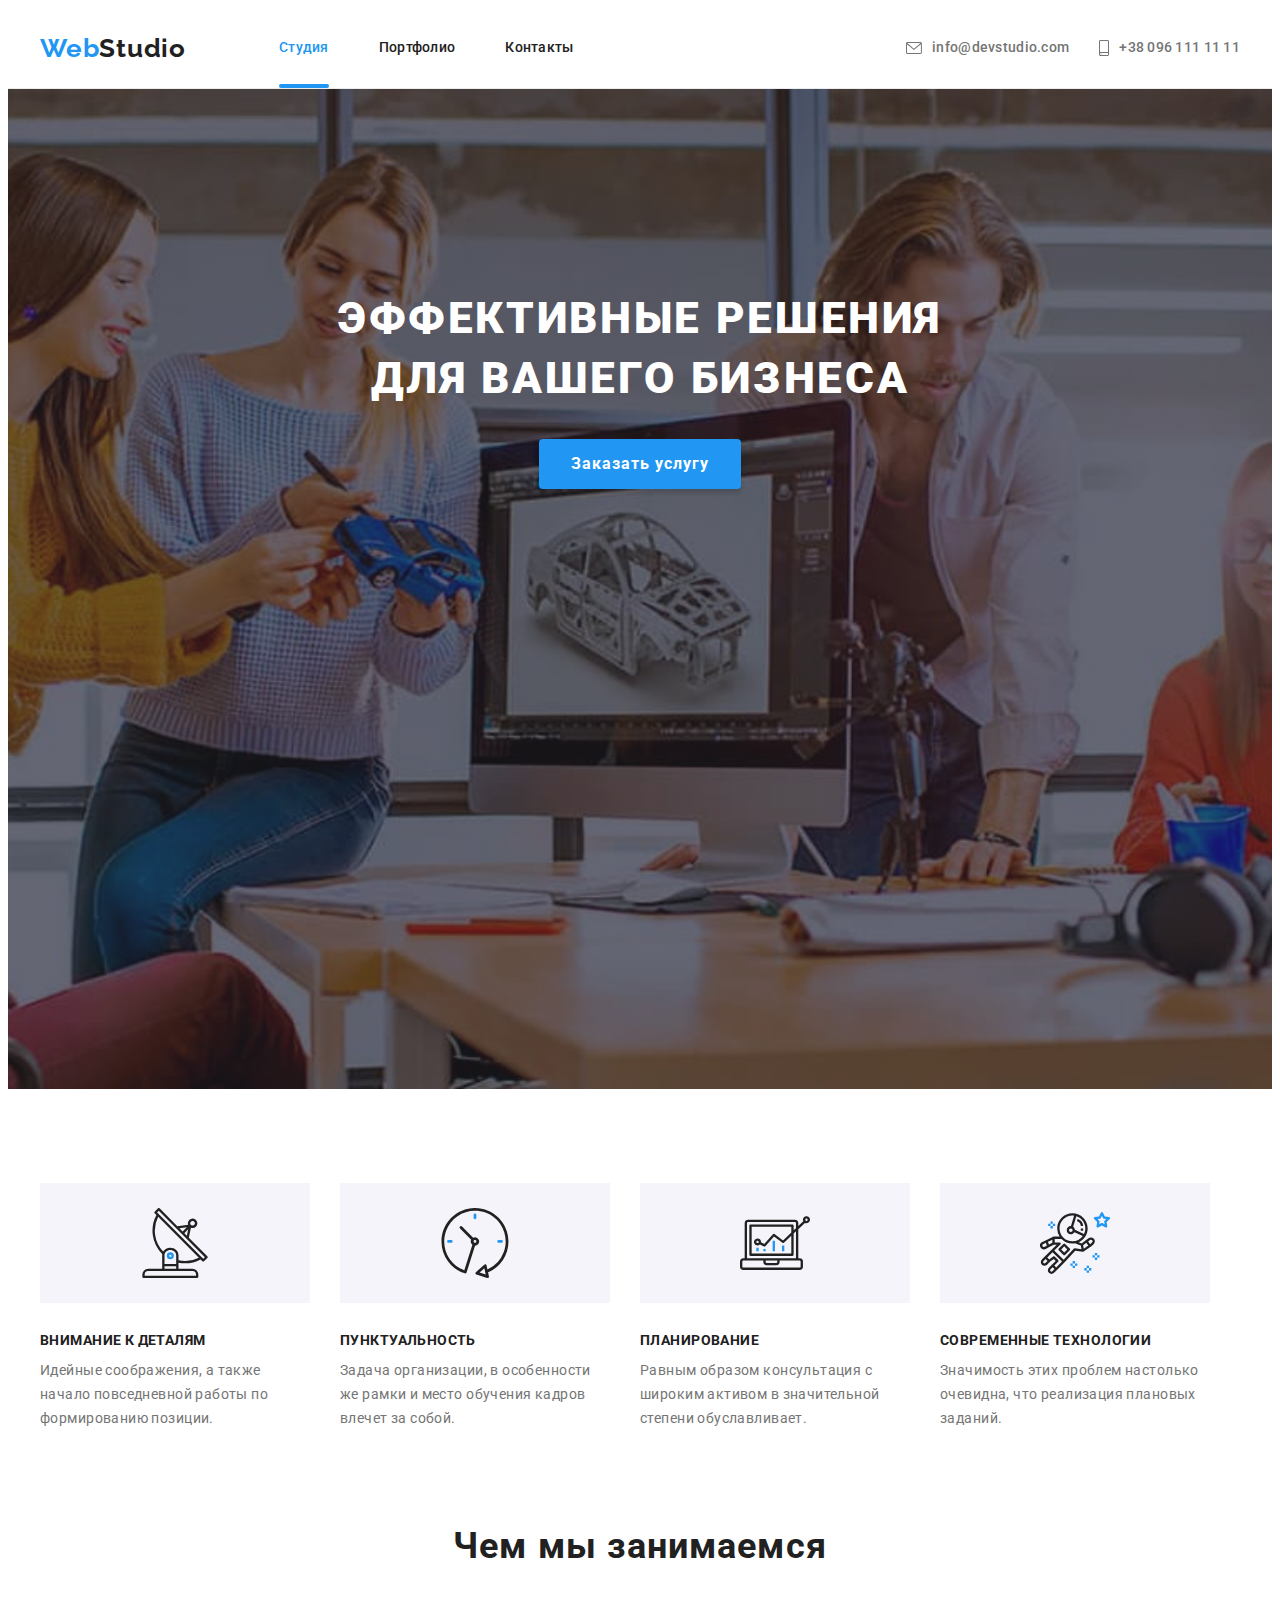
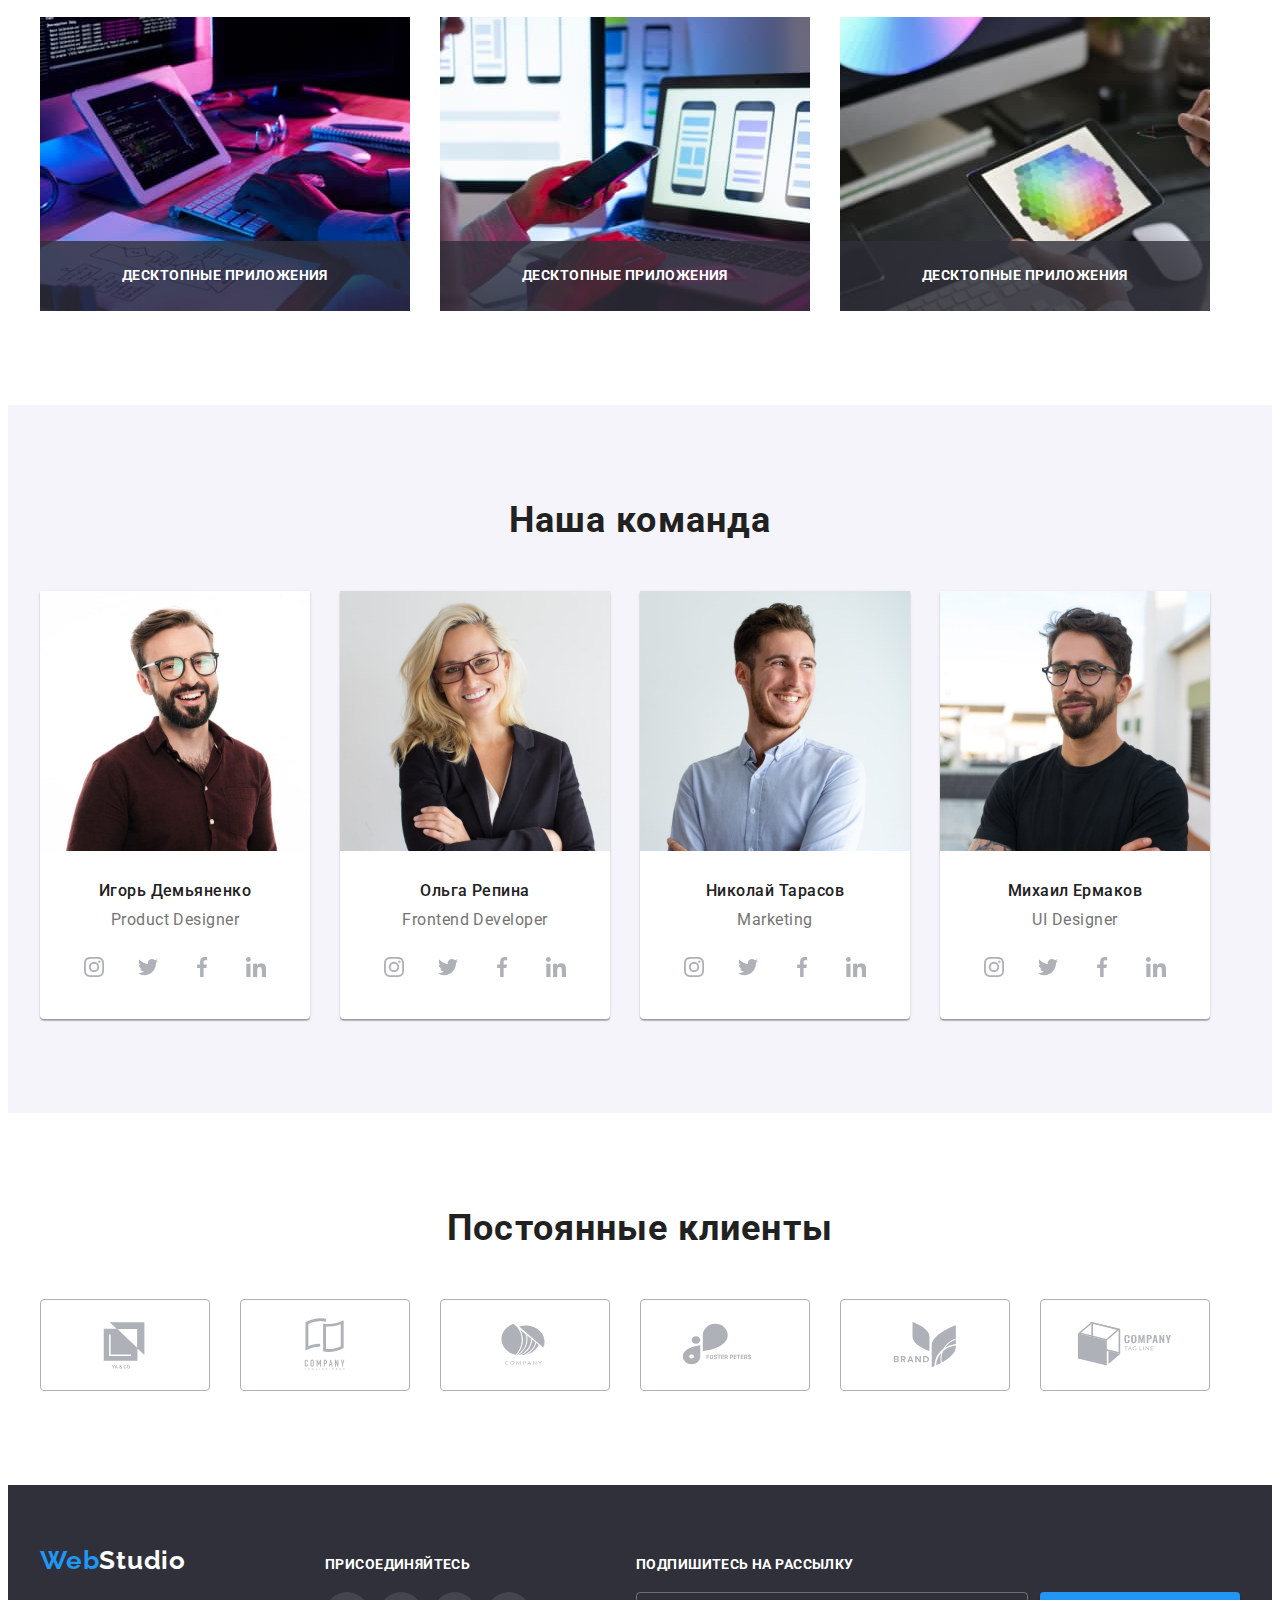
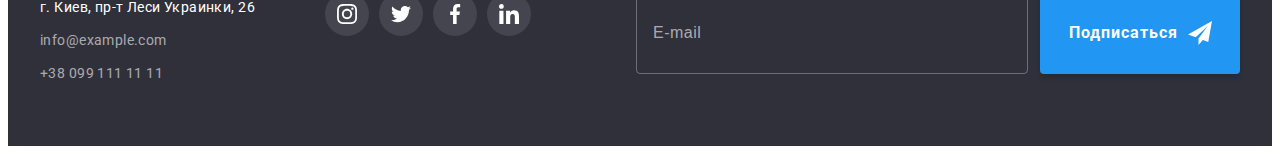
<file: index.html>
<!DOCTYPE html>
<html lang="ru">
<head>
    <meta charset="UTF-8">
    <meta http-equiv="X-UA-Compatible" content="IE=edge">
    <meta name="viewport" content="width=device-width, initial-scale=1.0">
    <title>Document</title>
    <link rel="preconnect" href="https://fonts.googleapis.com">
    <link rel="preconnect" href="https://fonts.gstatic.com" crossorigin>
    <link href="https://fonts.googleapis.com/css2?family=Raleway:wght@700&family=Roboto:wght@400;500;700;900&display=swap"
        rel="stylesheet">
    <link rel="stylesheet" href="https://cdnjs.cloudflare.com/ajax/libs/modern-normalize/1.1.0/modern-normalize.min.css"
        integrity="sha512-wpPYUAdjBVSE4KJnH1VR1HeZfpl1ub8YT/NKx4PuQ5NmX2tKuGu6U/JRp5y+Y8XG2tV+wKQpNHVUX03MfMFn9Q=="
        crossorigin="anonymous" referrerpolicy="no-referrer" />
        <link rel="stylesheet" href="./css/styles.css">
</head>
<body>
    <header class="heading">
        <div class="container heading-container">
            <nav class="navigation">
                <a class="title-logo link" href="">Web<span class="title-logo-color">Studio</span></a>
                <ul class="menu list">
                    <li class="menu-item">
                        <a class="menu-list-link current link" href="./index.html">Студия</a>
                    </li>
                    <li class="menu-item">
                        <a class="menu-list-link link" href="./portfolio.html">Портфолио</a>
                    </li>
                    <li class="menu-item">
                        <a class="menu-list-link link" href="">Контакты</a>
                    </li>
                </ul>
            </nav>
            <ul class="contact-title list">
                <li class="contact-title-item">
                    <a class="contact-title-link link"
                        href="mailto:info@devstudio.com">
                        <svg class="contact-title-icon" width="16" height="12" >
                            <use href="./images/icons.svg#envelope"></use>
                        </svg>
                        info@devstudio.com</a></li>
                <li class="contact-title-item">
                    <a class="contact-title-link link" href="tel:+380961111111">
                        <svg class="contact-title-icon" width="10" height="16">
                            <use href="./images/icons.svg#smartphone"></use>
                        </svg>
                        +38 096 111 11 11</a>
                </li>
            </ul>
        </div>
    </header>
    <main>
        <section class="hero section">
            <div class="container">
                <h1 class="hero-title">Эффективные решения<br> для вашего бизнеса</h1>
                <button class="hero-button" type="button" data-modal-open>Заказать услугу</button>
            </div>
        </section>
        <section class="about section">
            <div class="container">
                <ul class="about-list list">
                    <li class="about-item">
                        <div class="about-list-icon-container">
                            <svg class="about-list-icon" width="70" height="70">
                            <use href="./images/icons.svg#antenna"></use>
                        </svg>
                    </div>
                        <h3 class="about-list-title">Внимание к деталям</h3>
                        <p class="about-list-description">Идейные соображения, а также начало повседневной работы по формированию
                            позиции.</p>
                    </li>
                    <li class="about-item">
                        <div class="about-list-icon-container">
                            <svg class="about-list-icon" width="70" height="70">
                                <use href="./images/icons.svg#clock"></use>
                            </svg>
                        </div>
                        <h3 class="about-list-title">Пунктуальность</h3>
                        <p class="about-list-description">Задача организации, в особенности же рамки и место обучения кадров влечет за
                            собой.</p>
                    </li>
                    <li class="about-item">
                        <div class="about-list-icon-container">
                            <svg class="about-list-icon" width="70" height="70">
                                <use href="./images/icons.svg#diagram"></use>
                            </svg>
                        </div>
                        <h3 class="about-list-title">Планирование</h3>
                        <p class="about-list-description">Равным образом консультация с широким активом в значительной степени
                            обуславливает.</p>
                    </li>
                    <li class="about-item">
                        <div class="about-list-icon-container">
                            <svg class="about-list-icon" width="70" height="70">
                            <use href="./images/icons.svg#astronaut"></use>
                        </svg>
                    </div>
                        <h3 class="about-list-title">Современные технологии</h3>
                        <p class="about-list-description">Значимость этих проблем настолько очевидна, что реализация плановых заданий.
                        </p>
                    </li>
                </ul>
            </div>
        </section>
        <section class="specificity section">
            <div class="container">
                <h2 class="specificity-title">Чем мы занимаемся</h2>
                <ul class="specificity-list list">
                    <li class="specificity-card"><img class="specificity-photo" src="./images/work-img-1.jpg"
                            alt="Сотрудник печатает на клавиатуре" width="370" height="294">
                        <p class="specificity-description">Десктопные приложения</p>
                        </li>
                    <li class="specificity-card"><img class="specificity-photo" src="./images/work-img-2.jpg"
                            alt="Сотрудник работает на ноутбуке" width="370" height="294">
                        <p class="specificity-description">Десктопные приложения</p>
                        </li>
                    <li class="specificity-card"><img class="specificity-photo" src="./images/work-img-3.jpg"
                            alt="Сотрудник работает на планшете" width="370" height="294">
                        <p class="specificity-description">Десктопные приложения</p>
                        </li>
                </ul>
            </div>
        </section>
        <section class="team section">
            <div class="container">
                <h2 class="team-title">Наша команда</h2>
                <ul class="team-list list">
                    <li class="team-card">
                        <img class="team-list-photo" src="./images/worker-img-1.jpg" alt="Фото продукт-дизайнера" width="270"
                            height="260">
                        <div class="team-card-wrapper">
                            <h3 class="team-list-worker">Игорь Демьяненко</h3>
                            <p class="team-list-position" lang="en">Product Designer</p>
                            <ul class="social-list list">
                                <li class="social-item">
                                    <a class="social-list-link" href="">
                                        <svg width="20" height="20">
                                            <use href="./images/icons.svg#instagram"></use>
                                        </svg>
                                    </a>
                                </li>
                                <li class="social-item">
                                    <a class="social-list-link" href="">
                                        <svg width="20" height="20">
                                            <use href="./images/icons.svg#twitter"></use>
                                        </svg>
                                    </a>
                                </li>
                                <li class="social-item">
                                    <a class="social-list-link" href="">
                                        <svg width="20" height="20">
                                            <use href="./images/icons.svg#facebook"></use>
                                        </svg>
                                    </a>
                                </li>
                                <li class="social-item">
                                    <a class="social-list-link" href="">
                                        <svg width="20" height="20">
                                            <use href="./images/icons.svg#linkedin"></use>
                                        </svg>
                                    </a>
                                </li>
                            </ul>
                        </div>
                    </li>
                    <li class="team-card">
                        <img class="team-list-photo" src="./images/worker-img-2.jpg" alt="Фото фронтент-разработчика" width="270"
                            height="260">
                        <div class="team-card-wrapper">
                            <h3 class="team-list-worker">Ольга Репина</h3>
                            <p class="team-list-position" lang="en">Frontend Developer</p>
                            <ul class="social-list list">
                                <li class="social-item">
                                    <a class="social-list-link" href="">
                                        <svg width="20" height="20">
                                            <use href="./images/icons.svg#instagram"></use>
                                        </svg>
                                    </a>
                                </li>
                                <li class="social-item">
                                    <a class="social-list-link" href="">
                                        <svg width="20" height="20">
                                            <use href="./images/icons.svg#twitter"></use>
                                        </svg>
                                    </a>
                                </li>
                                <li class="social-item">
                                    <a class="social-list-link" href="">
                                        <svg width="20" height="20">
                                            <use href="./images/icons.svg#facebook"></use>
                                        </svg>
                                    </a>
                                </li>
                                <li class="social-item">
                                    <a class="social-list-link" href="">
                                        <svg width="20" height="20">
                                            <use href="./images/icons.svg#linkedin"></use>
                                        </svg>
                                    </a>
                                </li>
                            </ul>
                        </div>
                    </li>
                    <li class="team-card">
                        <img class="team-list-photo" src="./images/worker-img-3.jpg" alt="Фото маркетолога" width="270" height="260">
                        <div class="team-card-wrapper">
                            <h3 class="team-list-worker">Николай Тарасов</h3>
                            <p class="team-list-position" lang="en">Marketing</p>
                            <ul class="social-list list">
                                <li class="social-item">
                                    <a class="social-list-link" href="">
                                        <svg width="20" height="20">
                                            <use href="./images/icons.svg#instagram"></use>
                                        </svg>
                                    </a>
                                </li>
                                <li class="social-item">
                                    <a class="social-list-link" href="">
                                        <svg width="20" height="20">
                                            <use href="./images/icons.svg#twitter"></use>
                                        </svg>
                                    </a>
                                </li>
                                <li class="social-item">
                                    <a class="social-list-link" href="">
                                        <svg width="20" height="20">
                                            <use href="./images/icons.svg#facebook"></use>
                                        </svg>
                                    </a>
                                </li>
                                <li class="social-item">
                                    <a class="social-list-link" href="">
                                        <svg width="20" height="20">
                                            <use href="./images/icons.svg#linkedin"></use>
                                        </svg>
                                    </a>
                                </li>
                            </ul>
                        </div>
                    </li>
                    <li class="team-card">
                        <img class="team-list-photo" src="./images/worker-img-4.jpg" alt="Фото дизайнера" width="270" height="260">
                        <div class="team-card-wrapper">
                            <h3 class="team-list-worker">Михаил Ермаков</h3>
                            <p class="team-list-position" lang="en">UI Designer</p>
                            <ul class="social-list list">
                                <li class="social-item">
                                    <a class="social-list-link" href="">
                                        <svg width="20" height="20">
                                            <use href="./images/icons.svg#instagram"></use>
                                        </svg>
                                    </a>
                                </li>
                                <li class="social-item">
                                    <a class="social-list-link" href="">
                                        <svg width="20" height="20">
                                            <use href="./images/icons.svg#twitter"></use>
                                        </svg>
                                    </a>
                                </li>
                                <li class="social-item">
                                    <a class="social-list-link" href="">
                                        <svg width="20" height="20">
                                            <use href="./images/icons.svg#facebook"></use>
                                        </svg>
                                    </a>
                                </li>
                                <li class="social-item">
                                    <a class="social-list-link" href="">
                                        <svg width="20" height="20">
                                            <use href="./images/icons.svg#linkedin"></use>
                                        </svg>
                                    </a>
                                </li>
                            </ul>
                        </div>
                    </li>
                </ul>                           
            </div>
        </section>
        <section class="clients section">
            <div class="container">
                <h2 class="clients-title">Постоянные клиенты</h2>
                <ul class="clients-list list">
                    <li class="clients-item">
                        <a class="clients-list-link" href="">
                            <svg width="106" height="60">
                                <use href="./images/icons.svg#logo-1"></use>
                            </svg>
                        </a>
                    </li>
                    <li class="clients-item">
                        <a class="clients-list-link" href="">
                            <svg width="106" height="60">
                                <use href="./images/icons.svg#logo-2"></use>
                            </svg>
                        </a>
                    </li>
                    <li class="clients-item">
                        <a class="clients-list-link" href="">
                            <svg width="106" height="60">
                                <use href="./images/icons.svg#logo-3"></use>
                            </svg>
                        </a>
                    </li>
                    <li class="clients-item">
                        <a class="clients-list-link" href="">
                            <svg width="106" height="60">
                                <use href="./images/icons.svg#logo-4"></use>
                            </svg>
                        </a>
                    </li>
                    <li class="clients-item">
                        <a class="clients-list-link" href="">
                            <svg width="106" height="60">
                                <use href="./images/icons.svg#logo-5"></use>
                            </svg>
                        </a>
                    </li>
                    <li class="clients-item">
                        <a class="clients-list-link" href="">
                            <svg width="106" height="60">
                                <use href="./images/icons.svg#logo-6"></use>
                            </svg>
                        </a>
                    </li>
                </ul>
            </div>
        </section>
    </main>
    <footer class="bottom">
        <div class="container-bottom container">
            <div class="container-left">
                <a class="bottom-logo link" href="">Web<span class="bottom-logo-color">Studio</span></a>
                <address class="bottom-contact">
                    <ul class="bottom-contact-list list">
                        <li class="bottom-contact-item">
                            <a class="bottom-contact-list-address link" href="">г. Киев, пр-т Леси Украинки, 26</a>
                        </li>
                        <li class="bottom-contact-item">
                            <a class="bottom-contact-list-link link" href="mailto:info@example.com">info@example.com</a>
                        </li>
                        <li class="bottom-contact-item">
                            <a class="bottom-contact-list-link link" href="tel:+380991111111">+38 099 111 11 11</a>
                        </li>
                    </ul>
                </address>
            </div>
            <div class="container-join">
                <p class="bottom-title">присоединяйтесь</p>
                <ul class="bottom-social-list list">
                    <li class="bottom-social-item">
                        <a class="bottom-social-list-link" href="">
                            <svg width="20" height="20">
                                <use href="./images/icons.svg#instagram"></use>
                            </svg>
                        </a>
                    </li>
                    <li class="bottom-social-item">
                        <a class="bottom-social-list-link" href="">
                            <svg width="20" height="20">
                                <use href="./images/icons.svg#twitter"></use>
                            </svg>
                        </a>
                    </li>
                    <li class="bottom-social-item">
                        <a class="bottom-social-list-link" href="">
                            <svg width="20" height="20">
                                <use href="./images/icons.svg#facebook"></use>
                            </svg>
                        </a>
                    </li>
                    <li class="bottom-social-item">
                        <a class="bottom-social-list-link" href="">
                            <svg width="20" height="20">
                                <use href="./images/icons.svg#linkedin"></use>
                            </svg>
                        </a>
                    </li>
                </ul>
            </div>
            <form class="subscription-form">
                <p class="subscription-title">подпишитесь на рассылку</p>
                <div class="subscription-container">
                    <label for="mail">
                        <input class="subscription-form-input" name="email" placeholder="E-mail" type="email" id="mail">
                    </label>
                    <button class="subscription-form-submit" type="submit">Подписаться
                        <svg class="subscription-form-icon" width="24" height="24">
                            <use href="./images/icons.svg#icon-send"></use>
                        </svg>
                    </button>
                </div>
            </form>
        </div>
    </footer>
    <div class="backdrop is-hidden" data-modal>
        <div class="modal">
            <button type="button" class="modal-close-btn" data-modal-close>
                <svg class="modal-close-icon" width="18" height="18">
                    <use href="./images/icons.svg#close-icon"></use>
                </svg>
            </button>
            <form class="contact-form">
                <b class="contact-form-title">Оставьте свои данные, мы вам перезвоним</b>
                <label class="contact-form-field" for="name">Имя</label>
                <div class="contact-form-inpunt-wrapper">
                    <input name="user_name" class="contact-form-inpunt" id="name" type="text">
                    <svg class="contact-form-icon" width="18" height="18">
                        <use href="./images/icons.svg#icon-person"></use>
                    </svg>
                </div>
                <label class="contact-form-field" for="tel">Телефон</label>
                <div class="contact-form-inpunt-wrapper">
                    <input name="user_phone" class="contact-form-inpunt" type="tel" id="tel">
                    <svg class="contact-form-icon" width="18" height="18">
                        <use href="./images/icons.svg#icon-phone"></use>
                    </svg>
                </div>
                <label class="contact-form-field" for="user-mail">Почта</label>
                <div class="contact-form-inpunt-wrapper">
                    <input name="mail" class="contact-form-inpunt" type="email" id="user-mail">
                    <svg class="contact-form-icon" width="18" height="18">
                        <use href="./images/icons.svg#icon-email"></use>
                    </svg>
                </div>
                <label class="contact-form-field" for="message">Комментарий</label>
                <textarea name="user_message" class="contact-form-message" id="message" placeholder="Введите текст"></textarea>
                <div class="contact-form-checkbox-wrapper">
                    <input name="accept-policy" class="contact-form-checkbox" id="checkbox-policy" type="checkbox" required>
                    <label class="contact-form-checkbox-label" for="checkbox-policy">Соглашаюсь с рассылкой и принимаю&nbsp;
                        <a class="contact-form-policy " href="">Условия договора</a>
                    </label>
                </div>
                <button class="contact-form-submit" type="submit">Отправить</button>
            </form>
        </div>
    </div>
    <script src="./js/modal.js"></script>
</body>
</html>
</file>
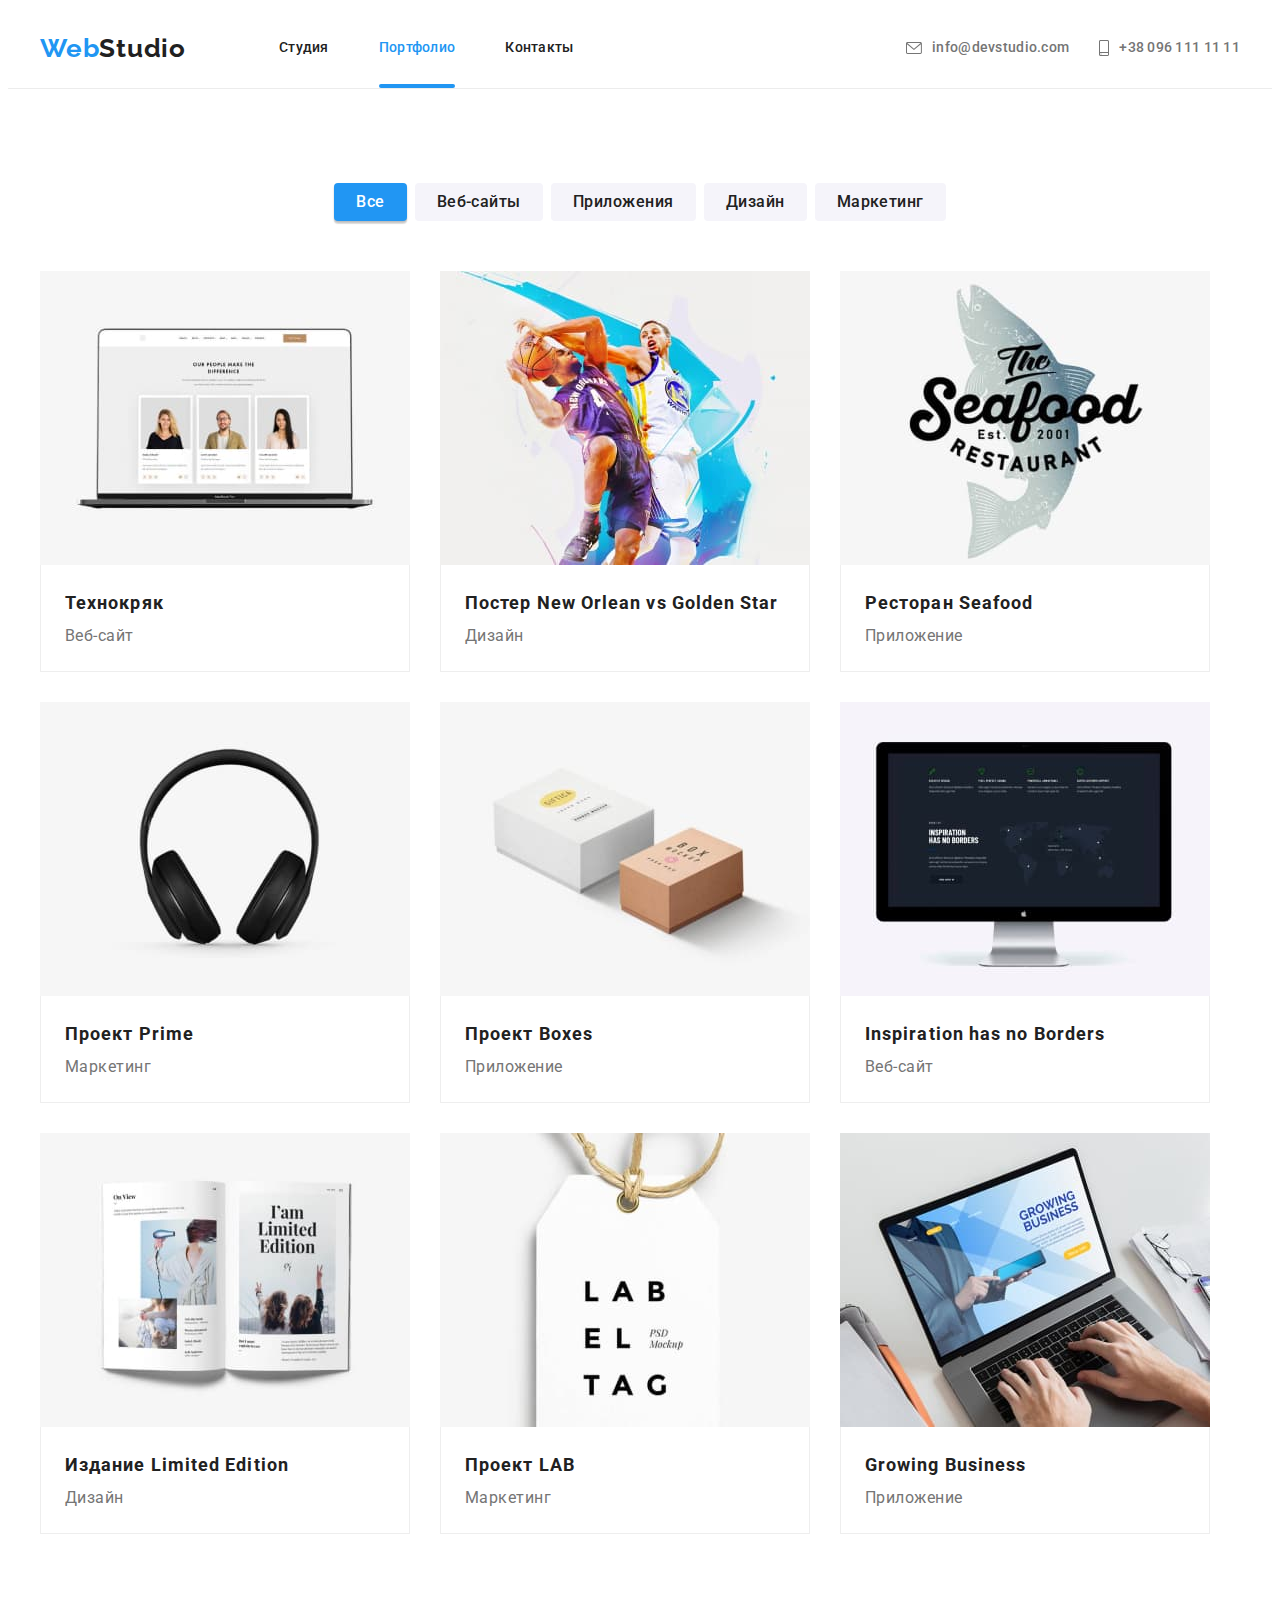
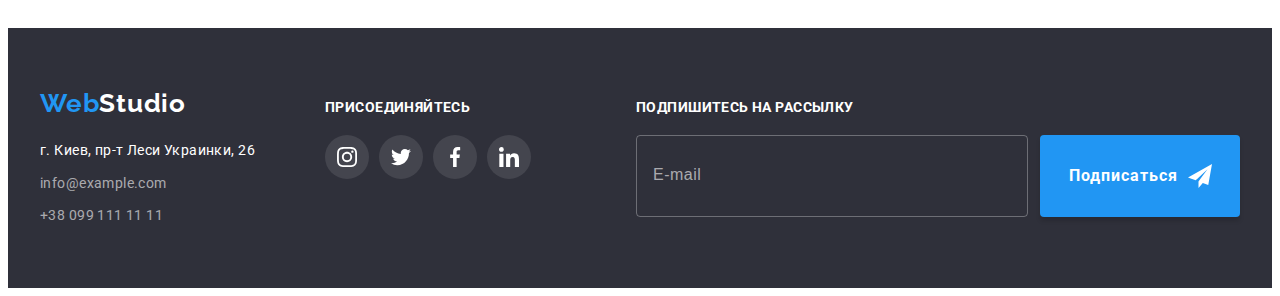
<file: portfolio.html>
<!DOCTYPE html>
<html lang="ru">

<head>
    <meta charset="UTF-8">
    <meta http-equiv="X-UA-Compatible" content="IE=edge">
    <meta name="viewport" content="width=device-width, initial-scale=1.0">
    <title>Document</title>
    <link rel="preconnect" href="https://fonts.googleapis.com">
    <link rel="preconnect" href="https://fonts.gstatic.com" crossorigin>
    <link
        href="https://fonts.googleapis.com/css2?family=Raleway:wght@700&family=Roboto:wght@400;500;700;900&display=swap"
        rel="stylesheet">
    <link rel="stylesheet" href="https://cdnjs.cloudflare.com/ajax/libs/modern-normalize/1.1.0/modern-normalize.min.css"
        integrity="sha512-wpPYUAdjBVSE4KJnH1VR1HeZfpl1ub8YT/NKx4PuQ5NmX2tKuGu6U/JRp5y+Y8XG2tV+wKQpNHVUX03MfMFn9Q=="
        crossorigin="anonymous" referrerpolicy="no-referrer" />
    <link rel="stylesheet" href="./css/styles.css">
</head>

<body>
    <header class="heading">
        <div class="container heading-container">
            <nav class="navigation">
                <a class="title-logo link" href="">Web<span class="title-logo-color">Studio</span></a>
                <ul class="menu list">
                    <li class="menu-item">
                        <a class="menu-list-link  link" href="./index.html">Студия</a>
                    </li>
                    <li class="menu-item">
                        <a class="menu-list-link current link" href="./portfolio.html">Портфолио</a>
                    </li>
                    <li class="menu-item">
                        <a class="menu-list-link link" href="">Контакты</a>
                    </li>
                </ul>
            </nav>
            <ul class="contact-title list">
                <li class="contact-title-item">
                    <a class="contact-title-link link" href="mailto:info@devstudio.com">
                        <svg class="contact-title-icon" width="16" height="12">
                            <use href="./images/icons.svg#envelope"></use>
                        </svg>
                        info@devstudio.com</a>
                </li>
                <li class="contact-title-item">
                    <a class="contact-title-link link" href="tel:+380961111111">
                        <svg class="contact-title-icon" width="10" height="16">
                            <use href="./images/icons.svg#smartphone"></use>
                        </svg>
                        +38 096 111 11 11</a>
                </li>
            </ul>
        </div>
    </header>
    <main>
        <section class="portfolio section">
            <div class="container">
                <ul class="filter-list list">
                    <li class="filter-item"><button class="filter-list-button first" type="button">Все</button></li>
                    <li class="filter-item"><button class="filter-list-button" type="button">Веб-сайты</button></li>
                    <li class="filter-item"><button class="filter-list-button" type="button">Приложения</button></li>
                    <li class="filter-item"><button class="filter-list-button" type="button">Дизайн</button></li>
                    <li class="filter-item"><button class="filter-list-button" type="button">Маркетинг</button></li>
                </ul>
                <ul class="portfolio-list list">
                    <li class="portfolio-item">
                        <a href="" class="portfolio-link link">
                            <div class="portfolio-link-wrapper">
                                <img class="portfolio-list-photo" src="./images/examples-img-1.jpg" alt="Фото работ" width="370" height="294">
                                <p class="portfolio-overlay">
                                    Ресурс предлагает комплексные предложения с разным уровнем функционала и сервисов. Все это позволит посетителю
                                    получить
                                    исчерпывающие сведения о компании или частном лице.
                                </p>
                            </div>
                            <div class="portfolio-item-wrapper">
                                <h3 class="portfolio-list-title">Технокряк</h3>
                                <p class="portfolio-list-description">Веб-сайт</p>
                            </div>
                        </a>
                    </li>
                    <li class="portfolio-item">
                        <a href="" class="portfolio-link link">
                            <div class="portfolio-link-wrapper">
                                <img class="portfolio-list-photo" src="./images/examples-img-2.jpg" alt="Фото работ" width="370" height="294">
                                <p class="portfolio-overlay">
                                    Ресурс предлагает комплексные предложения с разным уровнем функционала и сервисов. Все это позволит посетителю
                                    получить
                                    исчерпывающие сведения о компании или частном лице.
                                </p> 
                            </div>
                            <div class="portfolio-item-wrapper">
                                <h3 class="portfolio-list-title">Постер New Orlean vs Golden Star</h3>
                                <p class="portfolio-list-description">Дизайн</p>
                            </div>
                        </a>
                    </li>
                    <li class="portfolio-item">
                        <a href="" class="portfolio-link link">
                            <div class="portfolio-link-wrapper">
                                <img class="portfolio-list-photo" src="./images/examples-img-3.jpg" alt="Фото работ" width="370" height="294">
                                <p class="portfolio-overlay">
                                    Ресурс предлагает комплексные предложения с разным уровнем функционала и сервисов. Все это позволит посетителю
                                    получить
                                    исчерпывающие сведения о компании или частном лице.
                                </p>
                            </div>
                            <div class="portfolio-item-wrapper">
                                <h3 class="portfolio-list-title">Ресторан Seafood</h3>
                                <p class="portfolio-list-description">Приложение</p>
                            </div>
                        </a>
                    </li>
                    <li class="portfolio-item">
                        <a href="" class="portfolio-link link">
                            <div class="portfolio-link-wrapper">
                                <img class="portfolio-list-photo" src="./images/examples-img-4.jpg" alt="Фото работ" width="370" height="294">
                                <p class="portfolio-overlay">
                                    Ресурс предлагает комплексные предложения с разным уровнем функционала и сервисов. Все это позволит посетителю
                                    получить
                                    исчерпывающие сведения о компании или частном лице.
                                </p>
                            </div>
                            <div class="portfolio-item-wrapper">
                                <h3 class="portfolio-list-title">Проект Prime</h3>
                                <p class="portfolio-list-description">Маркетинг</p>
                            </div>
                        </a>
                    </li>
                    <li class="portfolio-item">
                        <a href="" class="portfolio-link link">
                            <div class="portfolio-link-wrapper">
                                <img class="portfolio-list-photo" src="./images/examples-img-5.jpg" alt="Фото работ" width="370" height="294">
                                <p class="portfolio-overlay">
                                    Ресурс предлагает комплексные предложения с разным уровнем функционала и сервисов. Все это позволит посетителю
                                    получить
                                    исчерпывающие сведения о компании или частном лице.
                                </p>
                            </div>
                            <div class="portfolio-item-wrapper">
                                <h3 class="portfolio-list-title">Проект Boxes</h3>
                                <p class="portfolio-list-description">Приложение</p>
                            </div>
                        </a>
                    </li>
                    <li class="portfolio-item">
                        <a href="" class="portfolio-link link">
                            <div class="portfolio-link-wrapper">
                                <img class="portfolio-list-photo" src="./images/examples-img-6.jpg" alt="Фото работ" width="370" height="294">
                                <p class="portfolio-overlay">
                                    Ресурс предлагает комплексные предложения с разным уровнем функционала и сервисов. Все это позволит посетителю
                                    получить
                                    исчерпывающие сведения о компании или частном лице.
                                </p>
                            </div>
                            <div class="portfolio-item-wrapper">
                                <h3 class="portfolio-list-title">Inspiration has no Borders</h3>
                                <p class="portfolio-list-description">Веб-сайт</p>
                            </div>
                        </a>
                    </li>
                    <li class="portfolio-item">
                        <a href="" class="portfolio-link link">
                            <div class="portfolio-link-wrapper">
                                <img class="portfolio-list-photo" src="./images/examples-img-7.jpg" alt="Фото работ" width="370" height="294">
                                <p class="portfolio-overlay">
                                    Ресурс предлагает комплексные предложения с разным уровнем функционала и сервисов. Все это позволит посетителю
                                    получить
                                    исчерпывающие сведения о компании или частном лице.
                                </p>
                            </div>
                            <div class="portfolio-item-wrapper">
                                <h3 class="portfolio-list-title">Издание Limited Edition</h3>
                                <p class="portfolio-list-description">Дизайн</p>
                            </div>
                        </a>
                    </li>
                    <li class="portfolio-item">
                        <a href="" class="portfolio-link link">
                            <div class="portfolio-link-wrapper">
                                <img class="portfolio-list-photo" src="./images/examples-img-8.jpg" alt="Фото работ" width="370" height="294">
                                <p class="portfolio-overlay">
                                    Ресурс предлагает комплексные предложения с разным уровнем функционала и сервисов. Все это позволит посетителю
                                    получить
                                    исчерпывающие сведения о компании или частном лице.
                                </p>
                            </div>
                            <div class="portfolio-item-wrapper">
                                <h3 class="portfolio-list-title">Проект LAB</h3>
                                <p class="portfolio-list-description">Маркетинг</p>
                            </div>
                        </a>
                    </li>
                    <li class="portfolio-item">
                        <a href="" class="portfolio-link link">
                            <div class="portfolio-link-wrapper">
                                <img class="portfolio-list-photo" src="./images/examples-img-9.jpg" alt="Фото работ" width="370" height="294">
                                <p class="portfolio-overlay">
                                    Ресурс предлагает комплексные предложения с разным уровнем функционала и сервисов. Все это позволит посетителю
                                    получить
                                    исчерпывающие сведения о компании или частном лице.
                                </p>
                            </div>
                            <div class="portfolio-item-wrapper">
                                <h3 class="portfolio-list-title">Growing Business</h3>
                                <p class="portfolio-list-description">Приложение</p>
                            </div>
                        </a>
                    </li>
                </ul>
            </div>
        </section>
    </main>
    <footer class="bottom">
        <div class="container-bottom container">
            <div class="container-left">
                <a class="bottom-logo link" href="">Web<span class="bottom-logo-color">Studio</span></a>
                <address class="bottom-contact">
                    <ul class="bottom-contact-list list">
                        <li class="bottom-contact-item">
                            <a class="bottom-contact-list-address link" href="">г. Киев, пр-т Леси Украинки, 26</a>
                        </li>
                        <li class="bottom-contact-item">
                            <a class="bottom-contact-list-link link" href="mailto:info@example.com">info@example.com</a>
                        </li>
                        <li class="bottom-contact-item">
                            <a class="bottom-contact-list-link link" href="tel:+380991111111">+38 099 111 11 11</a>
                        </li>
                    </ul>
                </address>
            </div>
            <div class="container-join">
                <p class="bottom-title">присоединяйтесь</p>
                <ul class="bottom-social-list list">
                    <li class="bottom-social-item">
                        <a class="bottom-social-list-link" href="">
                            <svg width="20" height="20">
                                <use href="./images/icons.svg#instagram"></use>
                            </svg>
                        </a>
                    </li>
                    <li class="bottom-social-item">
                        <a class="bottom-social-list-link" href="">
                            <svg width="20" height="20">
                                <use href="./images/icons.svg#twitter"></use>
                            </svg>
                        </a>
                    </li>
                    <li class="bottom-social-item">
                        <a class="bottom-social-list-link" href="">
                            <svg width="20" height="20">
                                <use href="./images/icons.svg#facebook"></use>
                            </svg>
                        </a>
                    </li>
                    <li class="bottom-social-item">
                        <a class="bottom-social-list-link" href="">
                            <svg width="20" height="20">
                                <use href="./images/icons.svg#linkedin"></use>
                            </svg>
                        </a>
                    </li>
                </ul>
            </div>
            <form class="subscription-form">
                <p class="subscription-title">подпишитесь на рассылку</p>
                <div class="subscription-container">
                    <label for="mail">
                        <input class="subscription-form-input" name="email" placeholder="E-mail" type="email" id="mail">
                    </label>
                    <button class="subscription-form-submit" type="submit">Подписаться
                        <svg class="subscription-form-icon" width="24" height="24">
                            <use href="./images/icons.svg#icon-send"></use>
                        </svg>
                    </button>
                </div>
            </form>
        </div>
    </footer>
    </body>
    </html>
</file>
<file: css/styles.css>
.list {
  list-style: none;
}
.link {
  text-decoration: none;
}

:root {
  --primary-font-family: "Roboto", sans-serif;
  --secondary-font-family: "Raleway", sans-serif;
  --primary-accent-color: #2196f3;
  --primary-text-color: #212121;
  --secondary-text-color: #757575;
  --primary-background-color: #2f303a;
  --secondary-background-color: #f5f4fa;
  --secondary-accent-color: #ffffff;
  --primery-icon-coplor: #afb1b8;
}
body {
  font-family: var(--primary-font-family);
  color: var(--primary-text-color);
}
h1,
h2,
h3,
p {
  margin-top: 0;
  margin-bottom: 0;
}
ul {
  margin-top: 0;
  margin-bottom: 0;
  padding-left: 0;
}

img {
  display: block;
  max-width: 100%;
  height: auto;
}
.section {
  padding-top: 94px;
  padding-bottom: 94px;
}
.container {
  width: 1200px;
  padding-left: 15px;
  padding-right: 15px;
  margin-left: auto;
  margin-right: auto;
}

.menu-list-link.current {
  color: var(--primary-accent-color);
}
.menu-list-link.current::after {
  position: absolute;
  left: 0;
  bottom: 0;
  content: "";
  width: 100%;
  height: 4px;
  background-color: var(--primary-accent-color);
  border-radius: 2px;
  
}

/* =====START HEADER=====*/
.heading {
  border-bottom: 1px solid #ececec;
}
.heading-container {
  display: flex;
  align-items: center;
}
.navigation {
  display: flex;
  align-items: center;
}
.menu {
  display: flex;
  align-items: center;
}
.contact-title {
  display: flex;
  align-items: center;
  margin-left: auto;
}

.menu-item:not(:last-child) {
  margin-right: 50px;
}

.title-logo {
  margin-right: 93px;
  padding-top: 24px;
  padding-bottom: 24px;

  font-family: var(--secondary-font-family);
  font-weight: 700;
  font-size: 26px;
  line-height: 1.19;
  letter-spacing: 0.03em;
  color: var(--primary-accent-color);
}
.title-logo-color {
  color: var(--primary-text-color);
}
.menu-list-link {
  display: block;
  position: relative;
  padding-top: 32px;
  padding-bottom: 32px;

  font-weight: 500;
  font-size: 14px;
  line-height: 1.14;
  letter-spacing: 0.02em;
  color: var(--primary-text-color);
  transition: color 250ms cubic-bezier(0.4, 0, 0.2, 1);
}
.menu-list-link:hover,
.menu-list-link:focus {
  color: var(--primary-accent-color);
}

.contact-title-item:not(:last-child) {
  margin-right: 30px;
}
.contact-title-link {
  display: flex;
  align-items: center;
  padding-top: 32px;
  padding-bottom: 32px;
  font-style: normal;
  font-weight: 500;
  font-size: 14px;
  line-height: 1.14;
  letter-spacing: 0.02em;
  color: var(--secondary-text-color);
  transition: color 250ms cubic-bezier(0.4, 0, 0.2, 1);
}
.contact-title-link:hover,
.contact-title-link:focus {
  color: var(--primary-accent-color);
}

.contact-title-icon {
  fill: currentColor;
  margin-right: 10px;
}
/* .contact-title-link:hover .contact-title-icon,
.contact-title-link:focus .contact-title-icon {
  color: currentColor;
} */

/* =====END HEADER=====*/

/* =====START HERO=====*/
.hero {
  max-width: 1600px;
  height: 600px;
  margin-left: auto;
  margin-right: auto;
  background-image: linear-gradient(
      rgba(47, 48, 58, 0.4),
      rgba(47, 48, 58, 0.4)
    ),
    url(../images/background-hero-Img.jpg);
  background-size: cover;
  background-position: center;
  background-color: #c4c4c4;
  padding-top: 200px;
  padding-bottom: 200px;
  text-align: center;
}

.hero-title {
  margin-bottom: 30px;

  font-weight: 900;
  font-size: 44px;
  line-height: 1.36;
  text-align: center;
  letter-spacing: 0.06em;
  text-transform: uppercase;

  color: var(--secondary-accent-color);
}

.hero-button {
  justify-content: center;
  min-width: 200px;
  padding: 10px 32px;

  font-family: inherit;
  font-weight: 700;
  font-size: 16px;
  line-height: 1.87;
  letter-spacing: 0.06em;
  cursor: pointer;
  color: var(--secondary-accent-color);
  background: var(--primary-accent-color);
  box-shadow: 0px 4px 4px rgba(0, 0, 0, 0.15);
  border-radius: 4px;
  border: none;
  transition: background 250ms cubic-bezier(0.4, 0, 0.2, 1);
}
.hero-button:hover,
.hero-button:focus {
  background: #188ce8;
}
/* =====END HERO=====*/

/* =====START ABOUT=====*/
.about-list {
  display: flex;
  flex-wrap: wrap;
}

.about-item {
  width: 270px;
}
.about-item:not(:nth-child(4n)) {
  margin-right: 30px;
}

.about-list-icon-container {
  display: flex;
  justify-content: center;
  align-items: center;
  width: 270px;
  height: 120px;
  margin-bottom: 30px;
  background: var(--secondary-background-color);
}

.about-list-title {
  margin-bottom: 10px;

  font-weight: 700;
  font-size: 14px;
  line-height: 1.14;
  letter-spacing: 0.03em;
  text-transform: uppercase;
}
.about-list-description {
  font-size: 14px;
  line-height: 1.71;
  letter-spacing: 0.03em;
  color: var(--secondary-text-color);
}

.specificity {
  padding-top: 0px;
}
.specificity-title {
  margin-bottom: 50px;

  font-weight: 700;
  font-size: 36px;
  line-height: 1.17;
  text-align: center;
  letter-spacing: 0.03em;
}

.specificity-list {
  display: flex;
  flex-wrap: wrap;
}
.specificity-card:not(:nth-child(3n)) {
  margin-right: 30px;
}
.specificity-card {
  width: 370px;
  position: relative;
}
.specificity-description {
  display: flex;
  position: absolute;
  bottom: 0;
  color: var(--secondary-accent-color);
  font-weight: 700;
  font-size: 14px;
  line-height: 1.14;
  letter-spacing: 0.03em;
  text-transform: uppercase;
  background: rgba(47, 48, 58, 0.8);
  width: 100%;
  height: 70px;
  align-items: center;
  justify-content: center;

}
/* =====END ABOUT=====*/

/* =====START TAEM=====*/
.team {
  background: var(--secondary-background-color);
}
.team-title {
  margin-bottom: 50px;

  font-weight: 700;
  font-size: 36px;
  line-height: 1.17;
  text-align: center;
  letter-spacing: 0.03em;
}
.team-card {
  background: var(--secondary-accent-color);
  box-shadow: 0px 1px 3px rgba(0, 0, 0, 0.12), 0px 1px 1px rgba(0, 0, 0, 0.14),
    0px 2px 1px rgba(0, 0, 0, 0.2);
  border-radius: 0px 0px 4px 4px;
  text-align: center;
}
.team-card:not(:nth-child(4n)) {
  margin-right: 30px;
}
.team-list {
  display: flex;
  flex-wrap: wrap;
}
.team-card-wrapper {
  padding-top: 30px;
  padding-bottom: 30px;
  padding-left: 32px;
  padding-right: 32px;
}
.team-list-worker {
  margin-bottom: 10px;

  font-weight: 500;
  font-size: 16px;
  line-height: 1.19;
  letter-spacing: 0.03em;
}
.team-list-position {
  margin-bottom: 16px;
  font-size: 16px;
  line-height: 1.19;
  letter-spacing: 0.03em;
  color: var(--secondary-text-color);
}
.social-list {
  display: flex;
  justify-content: space-between;
}
.social-list-link {
  display: flex;
  align-items: center;
  justify-content: center;
  width: 44px;
  height: 44px;
  border-radius: 50%;
  fill: var(--primery-icon-coplor);
  transition: fill 250ms cubic-bezier(0.4, 0, 0.2, 1),
  background-color 250ms cubic-bezier(0.4, 0, 0.2, 1);
}
.social-list-link:hover,
.social-list-link:focus {
  fill: var(--secondary-accent-color);
  background-color: var(--primary-accent-color);
}
/* =====END TAEM=====*/

/* =====START CLIENTS=====*/
.clients-title {
  margin-bottom: 50px;

  font-weight: 700;
  font-size: 36px;
  line-height: 42px;
  text-align: center;
  letter-spacing: 0.03em;
}
.clients-list {
  display: flex;
  flex-wrap: wrap;
}
.clients-item:not(:nth-child(6n)) {
  margin-right: 30px;
}
.clients-list-link {
  display: flex;
  align-items: center;
  justify-content: center;
  fill: var(--primery-icon-coplor);
  width: 170px;
  height: 92px;
  border: 1px solid var(--primery-icon-coplor);
  box-sizing: border-box;
  border-radius: 4px;
  transition: fill 250ms cubic-bezier(0.4, 0, 0.2, 1),
  border 250ms cubic-bezier(0.4, 0, 0.2, 1);
}
.clients-list-link:hover,
.clients-list-link:focus {
  fill: var(--primary-accent-color);
  border: 1px solid var(--primary-accent-color);
}
/* =====STOP CLIENTS=====*/

/* =====START BOTTOM=====*/
.bottom {
  padding-top: 60px;
  padding-bottom: 60px;

  background: var(--primary-background-color);
}
.bottom-logo {
  display: inline-block;
  margin-bottom: 20px;

  font-family: var(--secondary-font-family);
  font-weight: 700;
  font-size: 26px;
  line-height: 1.19;
  letter-spacing: 0.03em;
  color: var(--primary-accent-color);
}
.bottom-logo-color {
  color: var(--secondary-accent-color);
}
.bottom-contact-item:not(:last-child) {
  margin-bottom: 9px;
}

.bottom-contact-list-address {
  font-style: normal;
  font-size: 14px;
  line-height: 1.71;
  letter-spacing: 0.03em;
  color: var(--secondary-accent-color);
  transition: color 250ms cubic-bezier(0.4, 0, 0.2, 1);
}
.bottom-contact-list-address:hover,
.bottom-contact-list-address:focus {
  color: var(--primary-accent-color);
}

.bottom-contact-list-link {
  font-style: normal;
  font-size: 14px;
  line-height: 1.71;
  letter-spacing: 0.03em;
  color: rgba(255, 255, 255, 0.6);
  transition: color 250ms cubic-bezier(0.4, 0, 0.2, 1);
}
.bottom-contact-list-link:hover,
.bottom-contact-list-link:focus {
  color: var(--primary-accent-color);
}

.container-left {
  margin-right: 70px;
}

.container-join {
  margin-right: auto;
}

.container-bottom {
  display: flex;
  align-items: baseline;
}

.bottom-title {
  margin-bottom: 20px;
  font-weight: 700;
  font-size: 14px;
  line-height: 16px;
  letter-spacing: 0.03em;
  text-transform: uppercase;
  color: var(--secondary-accent-color);
}

.bottom-social-list {
  display: flex;
}
.bottom-social-list-link {
  display: flex;
  align-items: center;
  justify-content: center;
  width: 44px;
  height: 44px;
  border-radius: 50%;
  fill: var(--secondary-accent-color);
  background: rgba(255, 255, 255, 0.1);
  transition: background-color 250ms cubic-bezier(0.4, 0, 0.2, 1);
}
.bottom-social-item:not(:nth-child(4n)) {
  margin-right: 10px;
}
.bottom-social-list-link:hover,
.bottom-social-list-link:focus {
  background-color: var(--primary-accent-color);
}
.subscription-title {
margin-bottom: 20px;
font-weight: 700;
font-size: 14px;
line-height: 16px;
letter-spacing: 0.03em;
text-transform: uppercase;
color: var(--secondary-accent-color);
}

/* .subscription-form {
  margin-left: auto;
} */

.subscription-container {
  display: flex;
}

.subscription-form-submit {
  display: flex;
  align-items: center;
  justify-content: space-between;
  min-width: 200px;
  padding: 10px 28px 10px 29px;
  
  font-family: inherit;
  font-weight: 700;
  font-size: 16px;
  line-height: 1.87;
  letter-spacing: 0.06em;
  cursor: pointer;
  color: var(--secondary-accent-color);
  background: var(--primary-accent-color);
  box-shadow: 0px 4px 4px rgba(0, 0, 0, 0.15);
  border-radius: 4px;
  border: none;
  transition: background 250ms cubic-bezier(0.4, 0, 0.2, 1);
}
.subscription-form-submit:hover,
.subscription-form-submit:focus {
  background: #188ce8;
}

.subscription-form-icon {

}
.subscription-form-input {
  width: 358px;
  height: 50px;
  margin-right: 12px;
  padding: 15px 16px;

  background-color: transparent;
  border: 1px solid rgba(255, 255, 255, 0.3);
  border-radius: 4px;
  color: var(--secondary-accent-color);
  transition: border-color 250ms cubic-bezier(0.4, 0, 0.2, 1);
}
.subscription-form-input:focus{
  outline: none;
  border-color: var(--primary-accent-color);
}
.subscription-form-input::placeholder {
  font-weight: 400;
  font-size: 16px;
  line-height: 1,25;
  letter-spacing: 0.03em;
  color: rgba(255, 255, 255, 0.6);
}
/* =====END BOTTOM=====*/

/* =====START PORTFOLIO=====*/
.filter-list {
  display: flex;
  justify-content: center;
  margin-bottom: 50px;
}

.filter-item:not(:last-child) {
  margin-right: 8px;
}

.filter-list-button {
  padding: 6px 22px;
  background: var(--secondary-background-color);
  border-radius: 4px;

  font-family: inherit;
  font-weight: 500;
  font-size: 16px;
  line-height: 1.62;
  text-align: center;
  letter-spacing: 0.03em;
  color: var(--primary-text-color);
  border: none;
  cursor: pointer;
  transition: background 250ms cubic-bezier(0.4, 0, 0.2, 1),
  color 250ms cubic-bezier(0.4, 0, 0.2, 1),
  box-shadow 250ms cubic-bezier(0.4, 0, 0.2, 1);
}
.filter-list-button:hover,
.filter-list-button:focus {
  background: var(--primary-accent-color);
  color: var(--secondary-accent-color);
  box-shadow: 0px 3px 1px rgba(0, 0, 0, 0.1), 0px 1px 2px rgba(0, 0, 0, 0.08),
    0px 2px 2px rgba(0, 0, 0, 0.12);
}
.filter-list-button.first {
    background: var(--primary-accent-color);
    color: var(--secondary-accent-color);
    box-shadow: 0px 3px 1px rgba(0, 0, 0, 0.1),
    0px 1px 2px rgba(0, 0, 0, 0.08),
    0px 2px 2px rgba(0, 0, 0, 0.12);
}

.portfolio-list {
  display: flex;
  flex-wrap: wrap;
}
.portfolio-item {
  width: 370px;
  box-sizing: border-box;
  cursor: pointer;
}
.portfolio-link {
  display: block;
  transition: box-shadow 250ms cubic-bezier(0.4, 0, 0.2, 1);
}
.portfolio-link:hover,
.portfolio-link:focus {
  box-shadow: 0px 1px 1px rgba(0, 0, 0, 0.12), 0px 4px 4px rgba(0, 0, 0, 0.06),
    1px 4px 6px rgba(0, 0, 0, 0.16);
}
.portfolio-link:hover .portfolio-overlay,
.portfolio-link:focus .portfolio-overlay {
  transform: translateY(0%);
}
.portfolio-link-wrapper {
  position: relative;
  overflow: hidden;
}
.portfolio-overlay {
  position: absolute;
  top: 0;
  width: 100%;
  height: 100%;
  font-size: 18px;
  line-height: 1.55;
  letter-spacing: 0.03em;
  color: var(--secondary-accent-color);
  background-color: rgba(33, 150, 243, 0.9);
  text-align: center;
  padding: 63px 24px;
  overflow: auto;
  transform: translateY(101%);
  transition: transform 250ms cubic-bezier(0.4, 0, 0.2, 1);;
}
/* .portfolio-item:hover {
  
} */
.portfolio-item:not(:nth-child(3n)) {
  margin-right: 30px;
}
.portfolio-item:not(:nth-last-child(-n + 3)) {
  margin-bottom: 30px;
}
.portfolio-item-wrapper {
  background: var(--secondary-accent-color);
  border: 1px solid #eeeeee;
  border-top: none;
  padding: 20px 24px;
}
.portfolio-list-title {
  color: var(--primary-text-color);
  font-weight: 700;
  font-size: 18px;
  line-height: 2;
  letter-spacing: 0.06em;
}
.portfolio-list-description {
  font-size: 16px;
  line-height: 1.87;
  letter-spacing: 0.03em;
  color: var(--secondary-text-color);
}
/* =====END PORTFOLIO=====*/
/* =====START BACKDROP=====*/
.backdrop {
  position: fixed;
  top: 0;
  left: 0;
  width: 100vw;
  height: 100vh;
  background-color: rgba(0, 0, 0, 0.2);
  transition: opacity 250ms cubic-bezier(0.4, 0, 0.2, 1),
  visibility 250ms cubic-bezier(0.4, 0, 0.2, 1);
}
.backdrop.is-hidden {
  opacity: 0;
  visibility: hidden;
  pointer-events: none;
}
.modal {
  position: absolute;
  top: 50%;
  left: 50%;
  transform: translate(-50%, -50%);
  width: 528px;
  height: 581px;
  background-color: var(--secondary-accent-color);
}
.modal-close-btn {
  position: absolute;
  top: 8px;
  right: 8px ;
  display: flex;
  justify-content: center;
  align-items: center;
  width: 30px;
  height: 30px;
  border-radius: 50%;
  border: 1px solid rgba(0, 0, 0, 0.1);
  background-color: transparent;
  padding: 0;
  cursor: pointer;
  transition: fill 250ms cubic-bezier(0.4, 0, 0.2, 1);

}

.modal-close-btn:hover,
.modal-close-btn:focus {
  fill: var(--primary-accent-color);
}

.modal {
  padding: 40px;
}

.contact-form {
  display: flex;
  flex-direction: column;
}

.contact-form-title {
  margin-bottom: 12px;

  font-weight: 700;
  font-size: 20px;
  line-height: 1.15;
  text-align: center;
  letter-spacing: 0.03em;
}

.contact-form-field {
  margin-bottom: 4px;

  font-size: 12px;
  line-height: 1.17;
  letter-spacing: 0.01em;
  color: var(--secondary-text-color);
}

.contact-form-inpunt-wrapper {
  position: relative;
  margin-bottom: 10px;
}

.contact-form-inpunt {
  height: 40px;
  width: 100%;
  padding: 12px 16px 12px 42px;
  
  border: 1px solid rgba(33, 33, 33, 0.2);
  border-radius: 4px;
  transition: border-color 250ms cubic-bezier(0.4, 0, 0.2, 1);
}

.contact-form-inpunt:focus {
  outline: none;
  border-color: var(--primary-accent-color);
}

.contact-form-icon {
  position: absolute;
  top: 50%;
  left: 12px;
  transform: translateY(-50%);
  transition: fill 250ms cubic-bezier(0.4, 0, 0.2, 1);
}

.contact-form-inpunt:focus+.contact-form-icon {
  fill: var(--primary-accent-color);
}

.contact-form-message {
  width: 100%;
  height: 120px;
  padding: 12px 16px;
  margin-bottom: 20px;

  border: 1px solid rgba(33, 33, 33, 0.2);
  border-radius: 4px;
  resize: none;
  transition: border-color 250ms cubic-bezier(0.4, 0, 0.2, 1);
}
.contact-form-message:focus {
  outline: none;
  border-color: var(--primary-accent-color);
}
.contact-form-message::placeholder {
  font-weight: 400;
  font-size: 14px;
  line-height: 1.14;
  letter-spacing: 0.01em;
  
  color: rgba(117, 117, 117, 0.5);
}

.contact-form-checkbox {
  
  position: absolute;
  width: 1px;
  height: 1px;
  margin: -1px;
  border: 0;
  padding: 0;
  white-space: nowrap;
  clip-path: inset(100%);
  clip: rect(0 0 0 0);
  overflow: hidden;
}

.contact-form-checkbox-label {
  display: flex;
  align-items: center;
  justify-content: center;
  font-weight: 400;
  font-size: 14px;
  line-height: 1.71;
  letter-spacing: 0.03em;
  cursor: pointer;
  
  color: var(--secondary-text-color);
}
.contact-form-checkbox-label::before {
  display: inline-block;
  content: '';
  width: 16px;
  height: 15px;
  border: 2px solid var(--primary-text-color);
  border-radius: 2px;
  margin-right: 8px;
  cursor: pointer;
}
.contact-form-checkbox:checked + .contact-form-checkbox-label::before{
  background-image: url('../images/icon-check.svg');
  background-color: var(--primary-accent-color);
  background-size: contain;
  border: 2px solid var(--primary-accent-color);
}
.contact-form-checkbox:focus + .contact-form-checkbox-label::before {
  outline: 1px solid var(--primary-text-color);
}
.contact-form-checkbox-wrapper {
  margin-bottom: 30px;
}

.contact-form-submit {
  min-width: 200px;
  padding: 10px 56px;
  margin: 0 auto;
  
  font-family: inherit;
  font-weight: 700;
  font-size: 16px;
  line-height: 1.87;
  letter-spacing: 0.06em;
  cursor: pointer;
  color: var(--secondary-accent-color);
  background: var(--primary-accent-color);
  box-shadow: 0px 4px 4px rgba(0, 0, 0, 0.15);
  border-radius: 4px;
  border: none;
  transition: background 250ms cubic-bezier(0.4, 0, 0.2, 1);
  }
  
  .contact-form-submit:hover,
  .contact-form-submit:focus {
    background: #188ce8;
}
.contact-form-policy {
  color: var(--primary-accent-color);
}
 /* =====END BACKDROP=====*/
</file>
